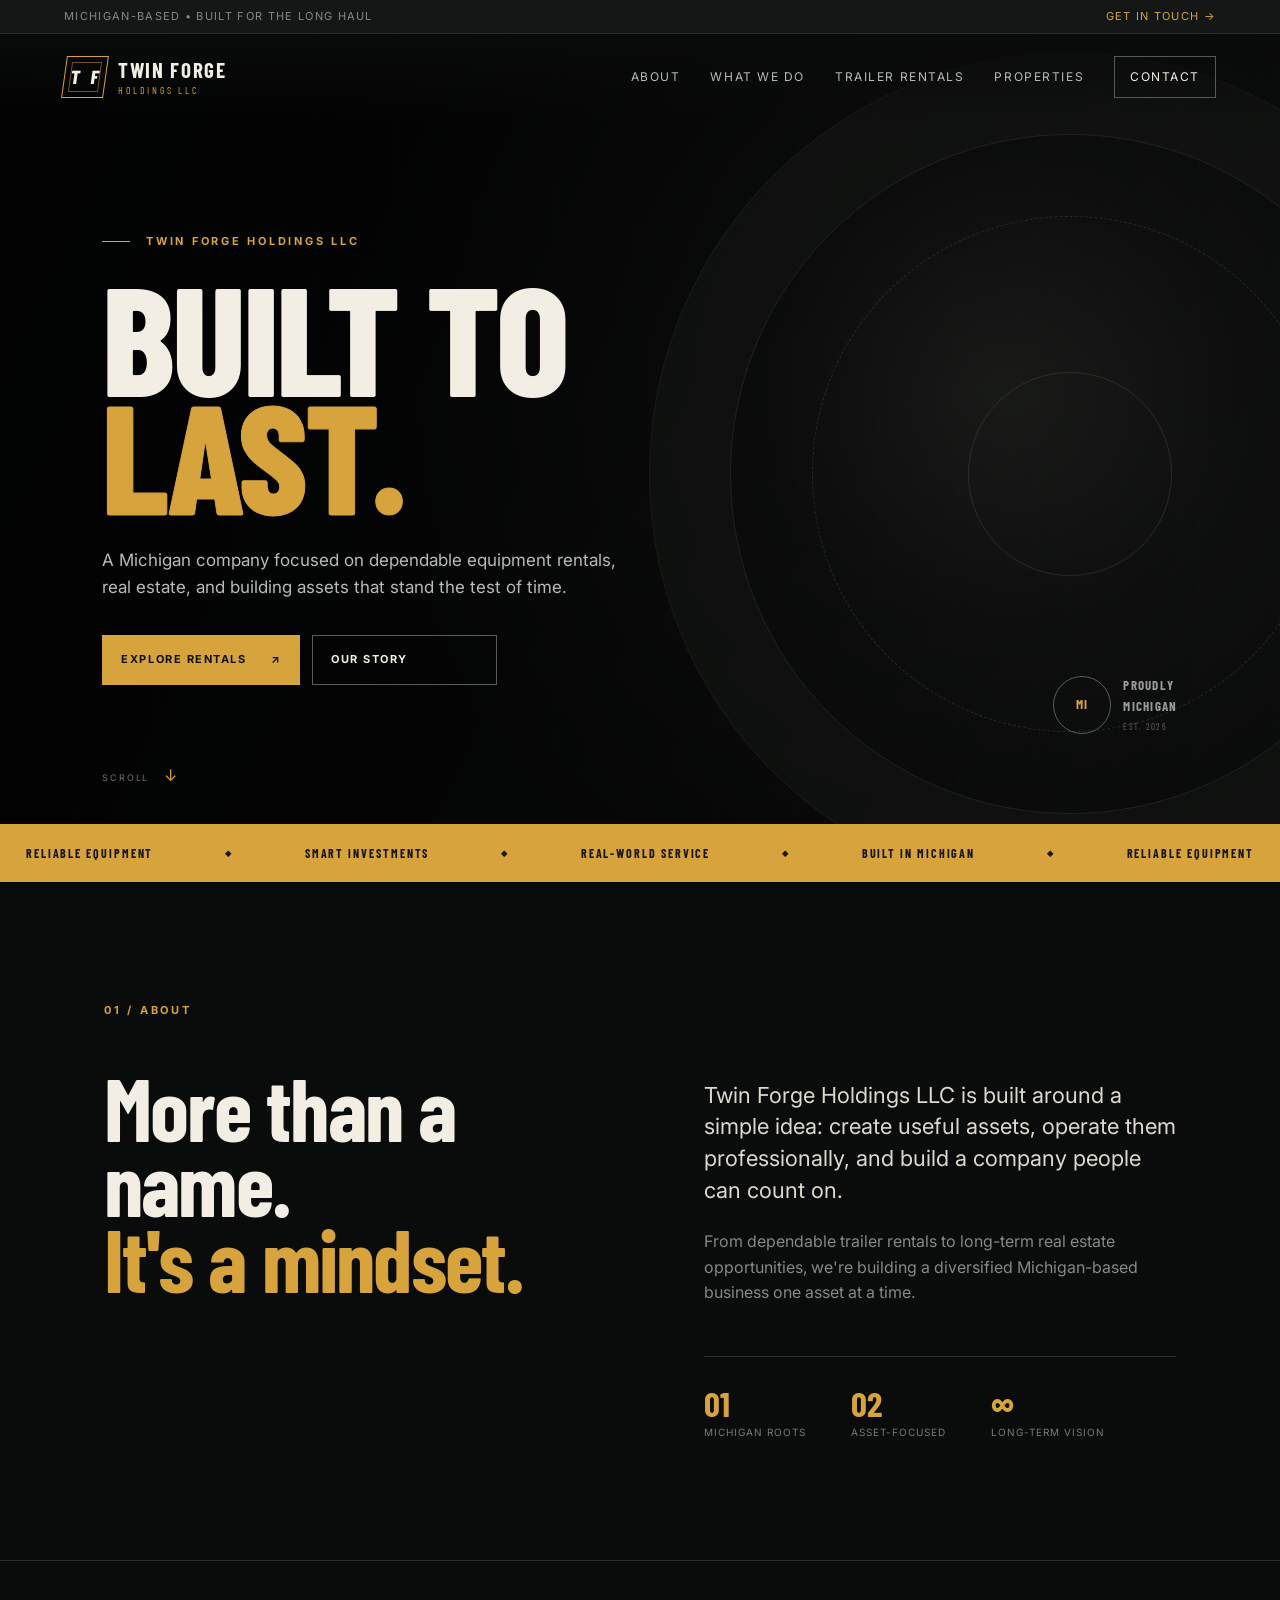
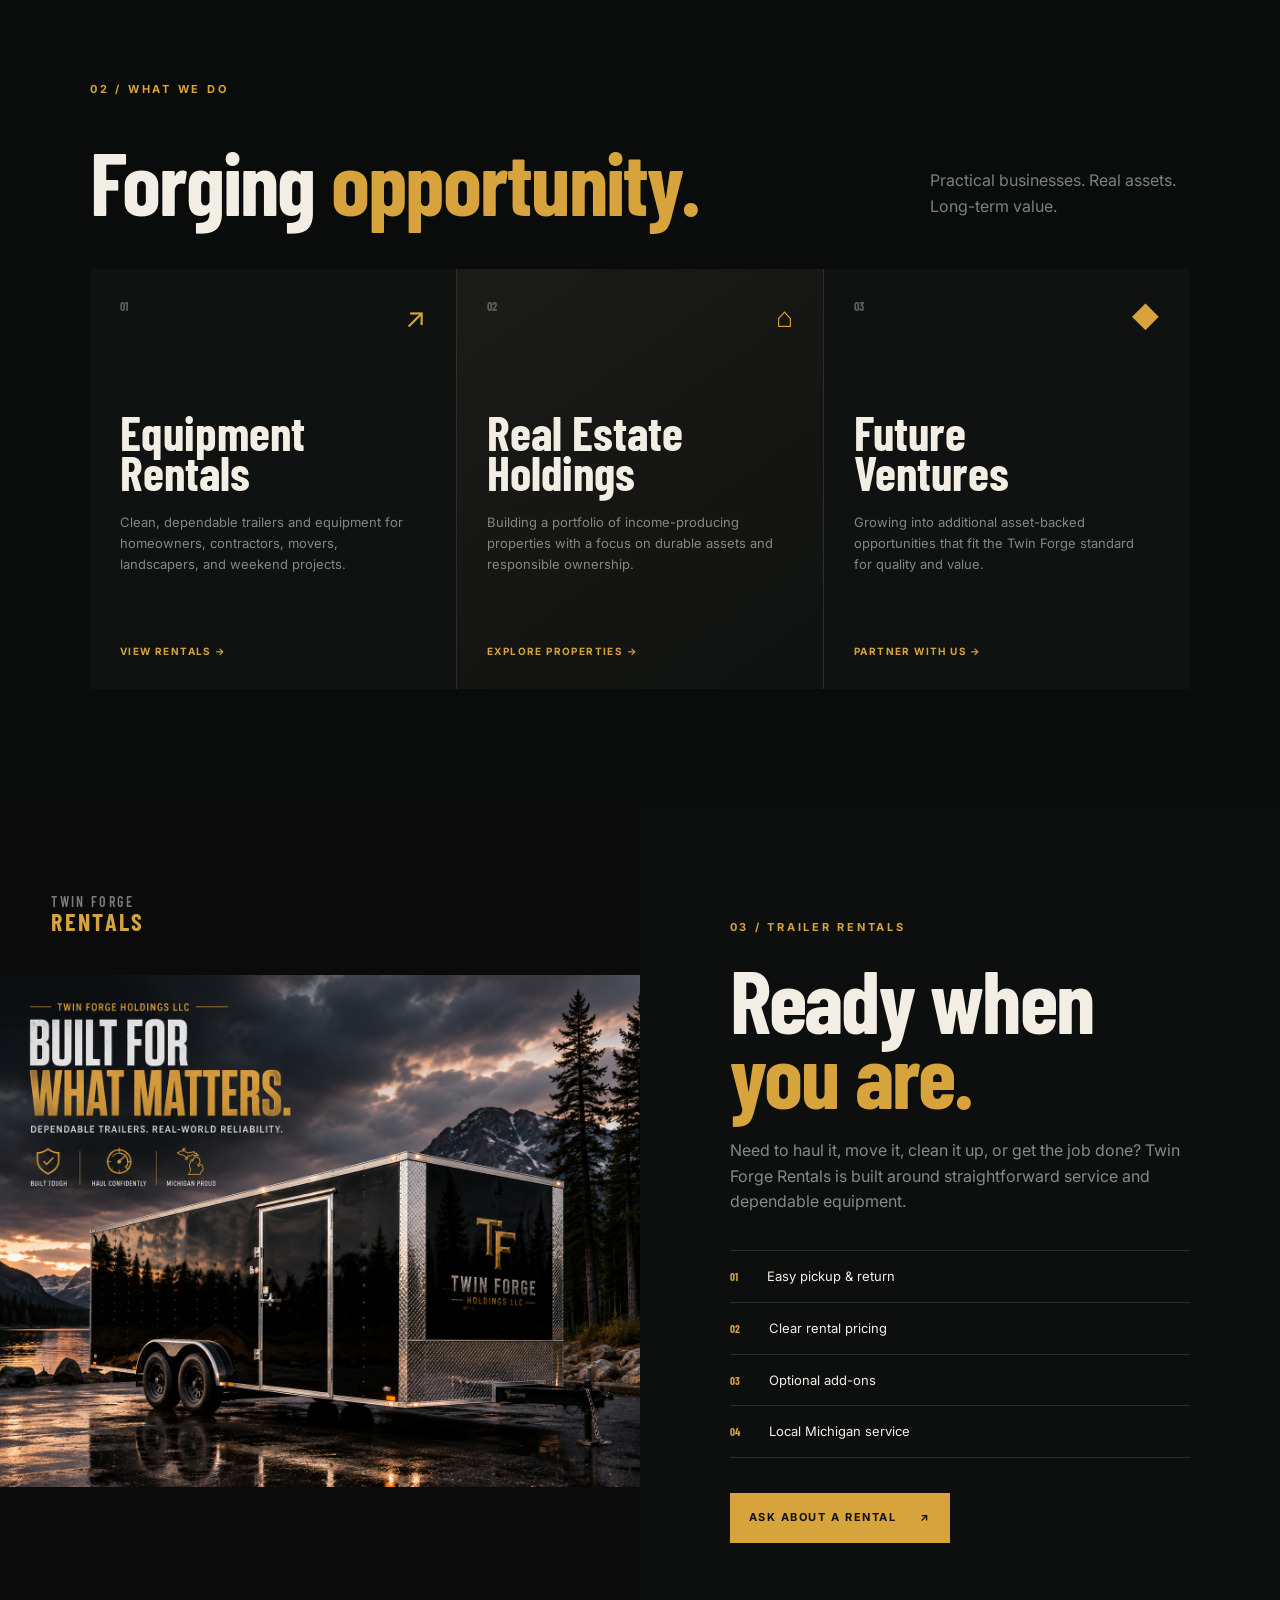
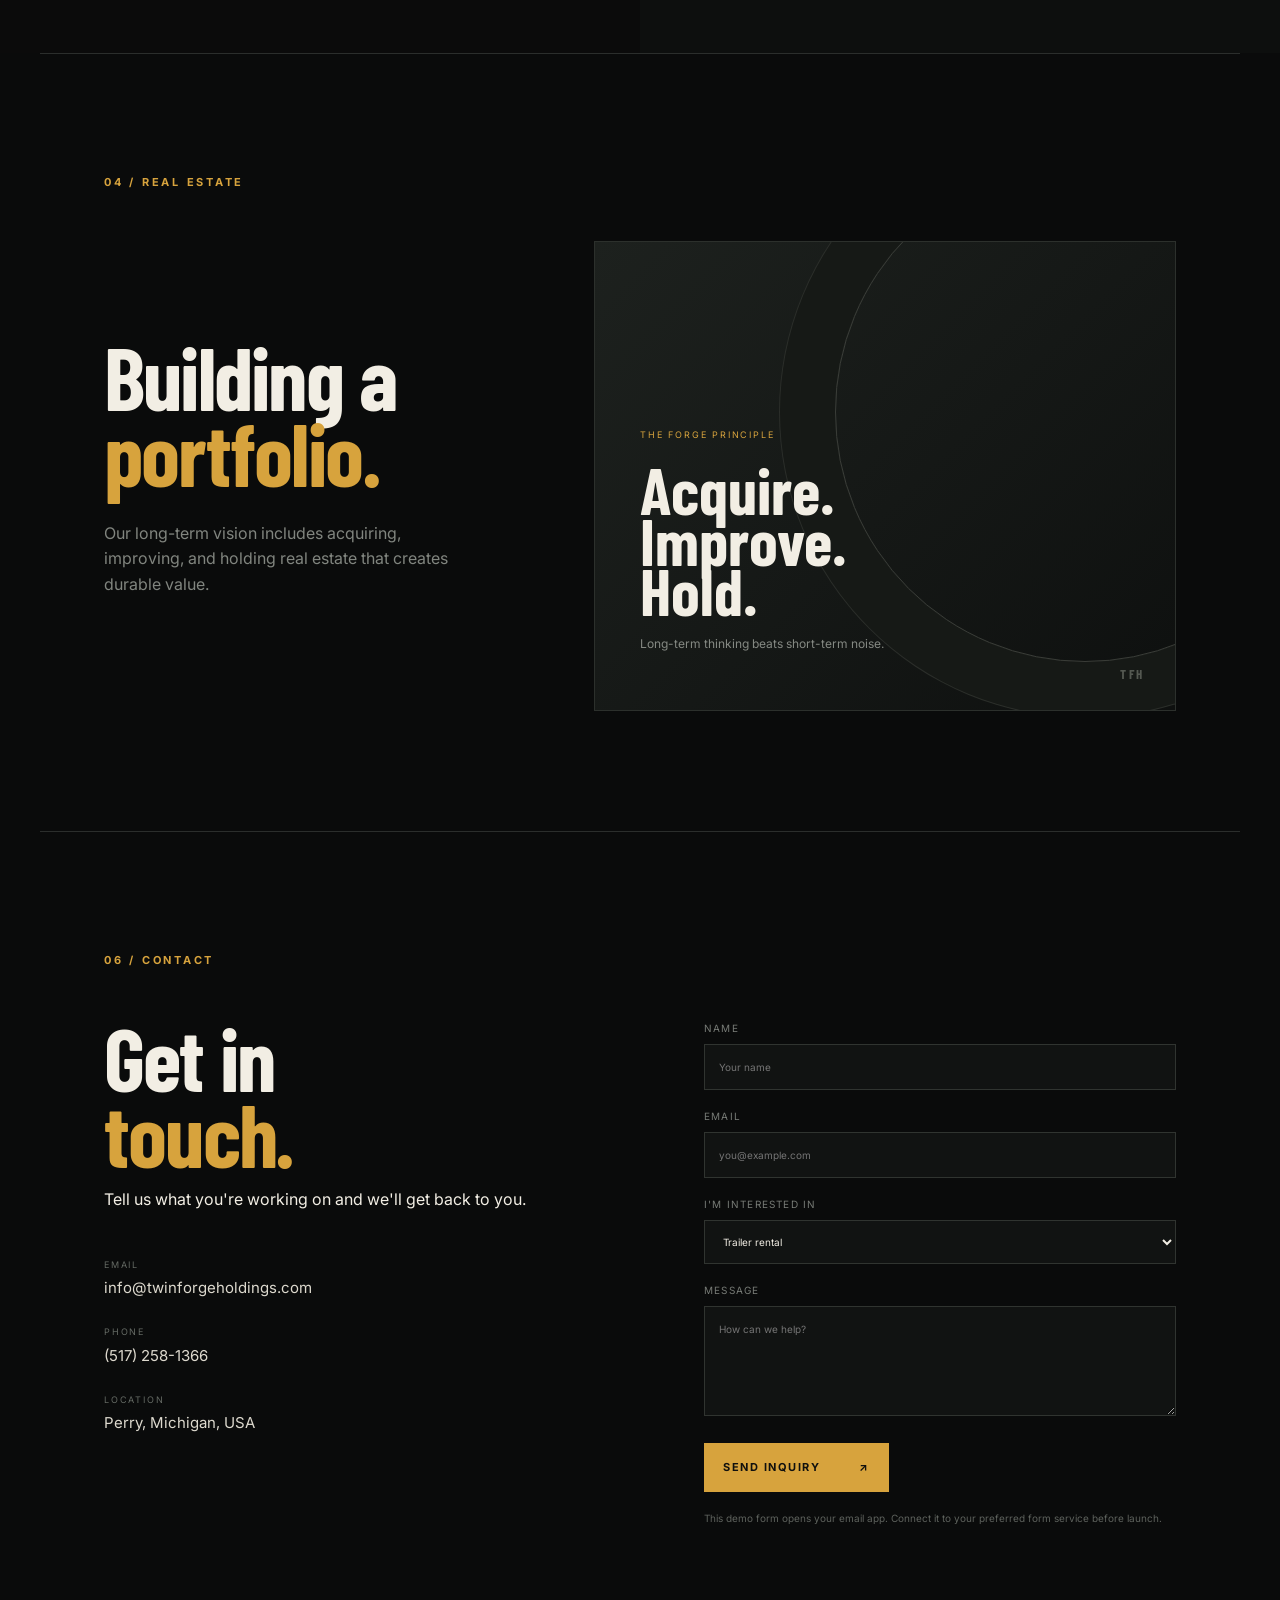
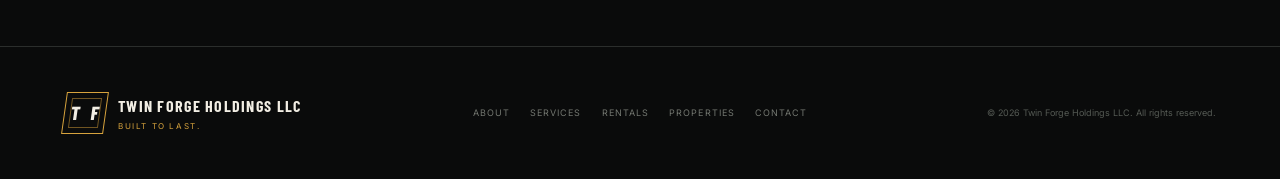
<file: index.html>
<!DOCTYPE html>
<html lang="en">
<head>
  <meta charset="UTF-8">
  <meta name="viewport" content="width=device-width, initial-scale=1.0">
  <meta name="description" content="Twin Forge Holdings LLC — dependable trailer rentals and long-term property investment. Built in Michigan.">
  <title>Twin Forge Holdings LLC | Built to Last</title>
  <link rel="preconnect" href="https://fonts.googleapis.com">
  <link rel="preconnect" href="https://fonts.gstatic.com" crossorigin>
  <link href="https://fonts.googleapis.com/css2?family=Barlow+Condensed:wght@500;600;700;800&family=Inter:wght@400;500;600;700&display=swap" rel="stylesheet">
  <link rel="stylesheet" href="styles.css">
</head>
<body>
  <div class="topbar">
    <span>Michigan-based • Built for the long haul</span>
    <a href="#contact">Get in touch →</a>
  </div>

  <header class="site-header" id="top">
    <a class="brand" href="#top" aria-label="Twin Forge Holdings home">
      <span class="brand-mark"><span>T</span><span>F</span></span>
      <span class="brand-text"><strong>TWIN FORGE</strong><small>HOLDINGS LLC</small></span>
    </a>

    <button class="menu-toggle" aria-label="Open menu" aria-expanded="false">☰</button>

    <nav class="nav">
      <a href="#about">About</a>
      <a href="#services">What We Do</a>
      <a href="#fleet">Trailer Rentals</a>
      <a href="#properties">Properties</a>
      <a class="nav-cta" href="#contact">Contact</a>
    </nav>
  </header>

  <main>
    <section class="hero">
      <div class="hero-grid"></div>
      <div class="hero-content">
        <div class="eyebrow"><span></span> TWIN FORGE HOLDINGS LLC</div>
        <h1>BUILT TO<br><em>LAST.</em></h1>
        <p class="hero-copy">
          A Michigan company focused on dependable equipment rentals, real estate,
          and building assets that stand the test of time.
        </p>
        <div class="hero-actions">
          <a class="btn btn-primary" href="#fleet">Explore Rentals <span>↗</span></a>
          <a class="btn btn-ghost" href="#about">Our Story</a>
        </div>
      </div>
      <div class="hero-badge">
        <div class="badge-ring">MI</div>
        <div><strong>PROUDLY<br>MICHIGAN</strong><small>EST. 2026</small></div>
      </div>
      <div class="scroll-cue">SCROLL <span>↓</span></div>
    </section>

    <section class="ticker">
      <div>RELIABLE EQUIPMENT</div><span>◆</span>
      <div>SMART INVESTMENTS</div><span>◆</span>
      <div>REAL-WORLD SERVICE</div><span>◆</span>
      <div>BUILT IN MICHIGAN</div><span>◆</span>
      <div>RELIABLE EQUIPMENT</div>
    </section>

    <section class="section about" id="about">
      <div class="section-label">01 / ABOUT</div>
      <div class="about-layout">
        <div>
          <h2>More than a name.<br><span>It's a mindset.</span></h2>
        </div>
        <div class="about-copy">
          <p class="lead">Twin Forge Holdings LLC is built around a simple idea: create useful assets, operate them professionally, and build a company people can count on.</p>
          <p>From dependable trailer rentals to long-term real estate opportunities, we're building a diversified Michigan-based business one asset at a time.</p>
          <div class="stats">
            <div><strong>01</strong><span>Michigan roots</span></div>
            <div><strong>02</strong><span>Asset-focused</span></div>
            <div><strong>∞</strong><span>Long-term vision</span></div>
          </div>
        </div>
      </div>
    </section>

    <section class="section services" id="services">
      <div class="section-label">02 / WHAT WE DO</div>
      <div class="section-heading">
        <h2>Forging <span>opportunity.</span></h2>
        <p>Practical businesses. Real assets. Long-term value.</p>
      </div>
      <div class="cards">
        <article class="service-card">
          <div class="card-num">01</div>
          <div class="card-icon">↗</div>
          <h3>Equipment<br>Rentals</h3>
          <p>Clean, dependable trailers and equipment for homeowners, contractors, movers, landscapers, and weekend projects.</p>
          <a href="#fleet">View rentals →</a>
        </article>
        <article class="service-card featured">
          <div class="card-num">02</div>
          <div class="card-icon">⌂</div>
          <h3>Real Estate<br>Holdings</h3>
          <p>Building a portfolio of income-producing properties with a focus on durable assets and responsible ownership.</p>
          <a href="#properties">Explore properties →</a>
        </article>
        <article class="service-card">
          <div class="card-num">03</div>
          <div class="card-icon">◆</div>
          <h3>Future<br>Ventures</h3>
          <p>Growing into additional asset-backed opportunities that fit the Twin Forge standard for quality and value.</p>
          <a href="#contact">Partner with us →</a>
        </article>
      </div>
    </section>

    <section class="section rental" id="fleet">
      <div class="rental-visual">
        <img class="rental-photo" src="twin-forge-trailer-rental.png" alt="Twin Forge Holdings trailer rental">
        <div class="visual-tag">TWIN FORGE<br><strong>RENTALS</strong></div>
      </div>
      <div class="rental-copy">
        <div class="section-label">03 / TRAILER RENTALS</div>
        <h2>Ready when<br><span>you are.</span></h2>
        <p>Need to haul it, move it, clean it up, or get the job done? Twin Forge Rentals is built around straightforward service and dependable equipment.</p>
        <ul>
          <li><span>01</span> Easy pickup & return</li>
          <li><span>02</span> Clear rental pricing</li>
          <li><span>03</span> Optional add-ons</li>
          <li><span>04</span> Local Michigan service</li>
        </ul>
        <a class="btn btn-primary" href="#contact">Ask About a Rental <span>↗</span></a>
      </div>
    </section>

    <section class="section properties" id="properties">
      <div class="section-label">04 / REAL ESTATE</div>
      <div class="property-layout">
        <div>
          <h2>Building a<br><span>portfolio.</span></h2>
          <p>Our long-term vision includes acquiring, improving, and holding real estate that creates durable value.</p>
        </div>
        <div class="property-panel">
          <div class="property-glow"></div>
          <div class="property-content">
            <span>THE FORGE PRINCIPLE</span>
            <h3>Acquire.<br>Improve.<br>Hold.</h3>
            <p>Long-term thinking beats short-term noise.</p>
          </div>
          <div class="corner-mark">TFH</div>
        </div>
      </div>
    </section>


    <section class="section contact" id="contact">
      <div class="section-label">06 / CONTACT</div>
      <div class="contact-layout">
        <div>
          <h2>Get in<br><span>touch.</span></h2>
          <p>Tell us what you're working on and we'll get back to you.</p>
          <div class="contact-details">
            <div><small>EMAIL</small><a href="mailto:info@twinforgeholdings.com">info@twinforgeholdings.com</a></div>
            <div><small>PHONE</small><a href="tel:+15172581366">(517) 258-1366</a></div>
            <div><small>LOCATION</small><span>Perry, Michigan, USA</span></div>
          </div>
        </div>
        <form class="contact-form" id="contactForm">
          <label>Name<input type="text" name="name" placeholder="Your name" required></label>
          <label>Email<input type="email" name="email" placeholder="you@example.com" required></label>
          <label>I'm interested in
            <select name="interest">
              <option>Trailer rental</option>
              <option>Real estate</option>
              <option>Business opportunity</option>
              <option>General inquiry</option>
            </select>
          </label>
          <label>Message<textarea name="message" rows="5" placeholder="How can we help?"></textarea></label>
          <button class="btn btn-primary" type="submit">Send Inquiry <span>↗</span></button>
          <p class="form-note" id="formNote">This demo form opens your email app. Connect it to your preferred form service before launch.</p>
        </form>
      </div>
    </section>
  </main>

  <footer>
    <div class="footer-brand">
      <span class="brand-mark"><span>T</span><span>F</span></span>
      <div><strong>TWIN FORGE HOLDINGS LLC</strong><small>BUILT TO LAST.</small></div>
    </div>
    <div class="footer-links">
      <a href="#about">About</a><a href="#services">Services</a><a href="#fleet">Rentals</a><a href="#properties">Properties</a><a href="#contact">Contact</a>
    </div>
    <div class="copyright">© 2026 Twin Forge Holdings LLC. All rights reserved.</div>
  </footer>

  <script src="script.js"></script>
</body>
</html>
</file>
<file: styles.css>
:root{
  --black:#0a0b0b;--ink:#111313;--cream:#f2eee4;--muted:#a7aaa5;--line:#2b2e2c;
  --forge:#d7a33d;--white:#fff;--max:1200px;
}
*{box-sizing:border-box}html{scroll-behavior:smooth}body{margin:0;background:var(--black);color:var(--cream);font-family:Inter,Arial,sans-serif;line-height:1.6}
a{color:inherit;text-decoration:none}button,input,textarea,select{font:inherit}
.topbar{height:34px;background:#151716;border-bottom:1px solid var(--line);display:flex;justify-content:space-between;align-items:center;padding:0 5vw;color:#858985;font-size:11px;letter-spacing:.12em;text-transform:uppercase}.topbar a{color:var(--forge)}
.site-header{height:86px;display:flex;align-items:center;justify-content:space-between;padding:0 5vw;position:absolute;top:34px;left:0;right:0;z-index:10;background:linear-gradient(#090a0a,transparent)}
.brand{display:flex;gap:12px;align-items:center}.brand-mark{width:42px;height:42px;border:1px solid var(--forge);display:grid;grid-template-columns:1fr 1fr;place-items:center;transform:skew(-8deg);position:relative}.brand-mark:after{content:"";position:absolute;inset:5px;border:1px solid #705522}.brand-mark span{font-family:"Barlow Condensed",sans-serif;font-weight:800;font-size:19px;z-index:1}.brand-text{display:flex;flex-direction:column;font-family:"Barlow Condensed",sans-serif;line-height:1}.brand-text strong{font-size:21px;letter-spacing:.08em}.brand-text small{font-size:10px;letter-spacing:.26em;color:var(--forge);margin-top:5px}.nav{display:flex;align-items:center;gap:30px;font-size:12px;letter-spacing:.13em;text-transform:uppercase}.nav a{color:#b8bbb7;transition:.2s}.nav a:hover{color:var(--forge)}.nav-cta{border:1px solid #555954;padding:10px 15px!important;color:var(--cream)!important}.menu-toggle{display:none;background:none;border:0;color:var(--cream);font-size:25px}
.hero{min-height:790px;position:relative;display:flex;align-items:center;overflow:hidden;padding:130px 8vw 70px;background:radial-gradient(circle at 78% 45%,#30332f 0,#171918 22%,#0a0b0b 58%)}.hero:before{content:"";position:absolute;inset:0;background:linear-gradient(115deg,rgba(0,0,0,.82),rgba(0,0,0,.35)),repeating-linear-gradient(90deg,transparent 0,transparent 79px,rgba(255,255,255,.025) 80px)}.hero-grid{position:absolute;width:680px;height:680px;right:-130px;top:100px;border:1px solid #343734;border-radius:50%;box-shadow:0 0 0 80px #151715,0 0 0 81px #292b29;opacity:.5}.hero-grid:before,.hero-grid:after{content:"";position:absolute;inset:12%;border:1px dashed #424540;border-radius:50%}.hero-grid:after{inset:35%;border-style:solid}.hero-content{position:relative;z-index:2;max-width:700px}.eyebrow,.section-label{font-size:11px;letter-spacing:.25em;color:var(--forge);font-weight:700}.eyebrow span{display:inline-block;width:28px;height:1px;background:var(--forge);vertical-align:middle;margin-right:10px}.hero h1{font-family:"Barlow Condensed",sans-serif;font-size:clamp(90px,12vw,168px);line-height:.77;letter-spacing:-.02em;margin:26px 0 34px;font-weight:800}.hero h1 em{font-style:normal;color:var(--forge);-webkit-text-stroke:1px var(--forge)}.hero-copy{font-size:17px;max-width:530px;color:#b8bbb6;margin-bottom:34px}.hero-actions{display:flex;gap:12px}.btn{display:inline-flex;gap:24px;align-items:center;justify-content:space-between;min-width:185px;padding:15px 18px;border:1px solid #5b5e59;font-size:11px;font-weight:700;letter-spacing:.14em;text-transform:uppercase;transition:.25s}.btn-primary{background:var(--forge);border-color:var(--forge);color:#10100e}.btn-primary:hover{transform:translateY(-2px);background:#e6b450}.btn-ghost:hover{border-color:var(--forge);color:var(--forge)}.hero-badge{position:absolute;right:8vw;bottom:90px;z-index:2;display:flex;align-items:center;gap:12px;color:#999d98;font-family:"Barlow Condensed";letter-spacing:.1em;font-size:13px}.hero-badge small{display:block;color:#5f625e;font-size:9px;margin-top:3px}.badge-ring{width:58px;height:58px;border:1px solid #5a5d57;border-radius:50%;display:grid;place-items:center;color:var(--forge);font-weight:700}.scroll-cue{position:absolute;bottom:35px;left:8vw;font-size:9px;letter-spacing:.2em;color:#6f726e}.scroll-cue span{color:var(--forge);font-size:16px;margin-left:10px}
.ticker{height:58px;background:var(--forge);color:#171611;display:flex;align-items:center;justify-content:space-around;gap:20px;overflow:hidden;white-space:nowrap;font:700 12px "Barlow Condensed";letter-spacing:.16em}.ticker span{font-size:8px}
.section{max-width:var(--max);margin:auto;padding:120px 5vw}.about-layout{display:grid;grid-template-columns:1fr 1fr;gap:10vw;margin-top:50px}.section h2{font:700 clamp(55px,7vw,88px)/.86 "Barlow Condensed";letter-spacing:-.02em;margin:0}.section h2 span,.section-heading h2 span,.rental-copy h2 span,.properties h2 span,.cta h2 span,.contact h2 span{color:var(--forge)}.about-copy{padding-top:10px}.lead{font-size:22px;line-height:1.45;color:#ddd9ce;margin:0 0 22px}.about-copy p:not(.lead){color:#858a84;max-width:520px}.stats{display:flex;gap:45px;border-top:1px solid var(--line);margin-top:50px;padding-top:25px}.stats div{display:flex;flex-direction:column}.stats strong{font:700 35px "Barlow Condensed";color:var(--forge)}.stats span{font-size:10px;color:#777b76;text-transform:uppercase;letter-spacing:.1em}
.services{border-top:1px solid var(--line);max-width:none;padding-left:max(5vw,calc((100vw - 1100px)/2));padding-right:max(5vw,calc((100vw - 1100px)/2))}.section-heading{display:flex;align-items:end;justify-content:space-between;margin:45px 0 50px}.section-heading p{color:#7d817c;margin:0;max-width:260px}.cards{display:grid;grid-template-columns:repeat(3,1fr);gap:1px;background:var(--line)}.service-card{background:#101211;min-height:420px;padding:30px;position:relative;transition:.25s}.service-card:hover{background:#161816}.service-card.featured{background:linear-gradient(145deg,#1b1b17,#101211)}.card-num{font:700 12px "Barlow Condensed";color:#5c605b}.card-icon{position:absolute;right:30px;top:26px;color:var(--forge);font-size:28px}.service-card h3{font:700 48px/.82 "Barlow Condensed";margin:100px 0 20px}.service-card p{font-size:13px;color:#838781;max-width:290px}.service-card a{position:absolute;bottom:30px;color:var(--forge);font-size:10px;text-transform:uppercase;letter-spacing:.14em;font-weight:700}
.rental{max-width:none;padding:0;display:grid;grid-template-columns:1fr 1fr;min-height:700px}.rental-visual{background:#171a18;position:relative;overflow:hidden;min-height:600px}.visual-grid{position:absolute;inset:0;background:linear-gradient(transparent 95%,#272b28 95%),linear-gradient(90deg,transparent 95%,#272b28 95%);background-size:55px 55px;transform:perspective(500px) rotateX(55deg) scale(1.6);transform-origin:center bottom;opacity:.55}.visual-tag{position:absolute;left:8%;top:10%;font:600 14px/1.1 "Barlow Condensed";letter-spacing:.17em;color:#777b75}.visual-tag strong{font-size:24px;color:var(--forge)}.trailer-silhouette{position:absolute;left:16%;right:10%;bottom:23%;height:180px;filter:drop-shadow(0 25px 18px #000)}.trailer-bed{position:absolute;left:3%;right:0;top:30px;height:82px;background:linear-gradient(#363a36,#171a18);clip-path:polygon(0 15%,100% 0,100% 82%,3% 100%)}.trailer-front{position:absolute;left:0;top:72px;width:160px;height:42px;background:#252825;transform:skew(-28deg)}.wheel{position:absolute;bottom:-20px;width:55px;height:55px;border-radius:50%;background:#070807;border:12px solid #2e322f}.w1{left:28%}.w2{left:69%}
.rental-copy{padding:110px max(5vw,7vw);background:#0d0f0e}.rental-copy h2{margin:25px 0 25px}.rental-copy>p{color:#858a84;max-width:470px}.rental-copy ul{list-style:none;padding:0;margin:35px 0;max-width:480px;border-top:1px solid var(--line)}.rental-copy li{padding:15px 0;border-bottom:1px solid var(--line);font-size:13px}.rental-copy li span{color:var(--forge);font:700 11px "Barlow Condensed";margin-right:25px}
.properties{border-top:1px solid var(--line)}.property-layout{display:grid;grid-template-columns:.8fr 1.2fr;gap:8vw;margin-top:50px;align-items:center}.property-layout>div:first-child p{color:#81857f;max-width:380px;margin-top:30px}.property-panel{height:470px;background:linear-gradient(135deg,#1d211e,#0e100f);position:relative;overflow:hidden;border:1px solid #2c302c}.property-glow{position:absolute;width:500px;height:500px;border-radius:50%;border:1px solid #3a3d38;right:-160px;top:-80px;box-shadow:0 0 0 55px #161916,0 0 0 56px #2b2e2a}.property-content{position:absolute;left:45px;bottom:45px}.property-content>span{font-size:9px;letter-spacing:.2em;color:var(--forge)}.property-content h3{font:700 65px/.78 "Barlow Condensed";margin:18px 0}.property-content p{font-size:12px;color:#858983}.corner-mark{position:absolute;right:30px;bottom:28px;font:700 13px "Barlow Condensed";letter-spacing:.2em;color:#545851}
.cta{padding:135px 8vw;position:relative;overflow:hidden;background:var(--forge);color:#141411}.cta-lines{position:absolute;inset:0;background:repeating-linear-gradient(135deg,transparent 0,transparent 85px,rgba(0,0,0,.07) 86px)}.cta>*:not(.cta-lines){position:relative}.cta .section-label{color:#625020}.cta h2{font-size:clamp(70px,9vw,125px);margin:30px 0 25px}.cta h2 span{color:#141411;text-decoration:underline;text-decoration-thickness:2px;text-underline-offset:8px}.cta p{max-width:470px;color:#5b552f}.cta .btn{border-color:#141411;color:#f1ede1;background:#141411;margin-top:15px}
.contact{border-top:1px solid var(--line)}.contact-layout{display:grid;grid-template-columns:1fr 1fr;gap:10vw;margin-top:50px}.contact>div>p{color:#858a84}.contact-details{margin-top:45px;display:grid;gap:25px}.contact-details div{display:flex;flex-direction:column}.contact-details small{font-size:9px;letter-spacing:.2em;color:#656a64;margin-bottom:4px}.contact-details a,.contact-details span{font-size:15px;color:#ddd9ce}.contact-details a:hover{color:var(--forge)}.contact-form{display:grid;gap:18px}.contact-form label{font-size:10px;letter-spacing:.12em;text-transform:uppercase;color:#777b76}.contact-form input,.contact-form textarea,.contact-form select{width:100%;margin-top:8px;background:#111312;border:1px solid #303430;color:var(--cream);padding:14px;outline:0}.contact-form input:focus,.contact-form textarea:focus,.contact-form select:focus{border-color:var(--forge)}.contact-form textarea{resize:vertical}.contact-form .btn{justify-self:start;margin-top:5px}.form-note{font-size:10px!important;color:#5e625d!important;margin:0}
footer{border-top:1px solid var(--line);padding:45px 5vw;display:grid;grid-template-columns:1fr auto 1fr;align-items:center;gap:30px}.footer-brand{display:flex;gap:12px;align-items:center}.footer-brand strong{font:700 16px "Barlow Condensed";letter-spacing:.08em}.footer-brand small{display:block;font-size:8px;color:var(--forge);letter-spacing:.2em}.footer-links{display:flex;gap:20px;font-size:9px;letter-spacing:.12em;text-transform:uppercase;color:#737770}.footer-links a:hover{color:var(--forge)}.copyright{text-align:right;font-size:9px;color:#555a54}
@media(max-width:850px){.nav{display:none;position:absolute;top:75px;right:5vw;left:5vw;background:#101211;border:1px solid var(--line);padding:20px;flex-direction:column;align-items:flex-start}.nav.open{display:flex}.menu-toggle{display:block}.hero{min-height:720px;padding-left:7vw}.hero-badge{right:7vw}.about-layout,.property-layout,.contact-layout{grid-template-columns:1fr;gap:55px}.cards{grid-template-columns:1fr}.service-card{min-height:330px}.service-card h3{margin-top:70px}.rental{grid-template-columns:1fr}.rental-visual{min-height:450px}.rental-copy{padding:80px 7vw}.section-heading{display:block}.section-heading p{margin-top:20px}.stats{gap:25px}.footer-links{display:none}footer{grid-template-columns:1fr}.copyright{text-align:left}.property-panel{height:390px}}
@media(max-width:520px){.topbar span{display:none}.topbar{justify-content:flex-end}.hero h1{font-size:88px}.hero-copy{font-size:15px}.hero-actions{flex-direction:column;align-items:flex-start}.hero-badge{display:none}.section{padding-top:85px;padding-bottom:85px}.section h2{font-size:62px}.ticker{justify-content:flex-start}.ticker div:nth-of-type(n+3),.ticker span:nth-of-type(n+3){display:none}.contact-layout{gap:45px}.property-content h3{font-size:55px}}

/* Twin Forge rental photo — preserve original black-and-gold layout */
.rental-visual { overflow: hidden; }
.rental-photo {
  position: absolute;
  inset: 0;
  width: 100%;
  height: 100%;
  object-fit: contain;
  object-position: center;
  display: block;
  background: #0b0b0b;
  z-index: 1;
}
.rental-visual .visual-tag { z-index: 2; }
</file>
